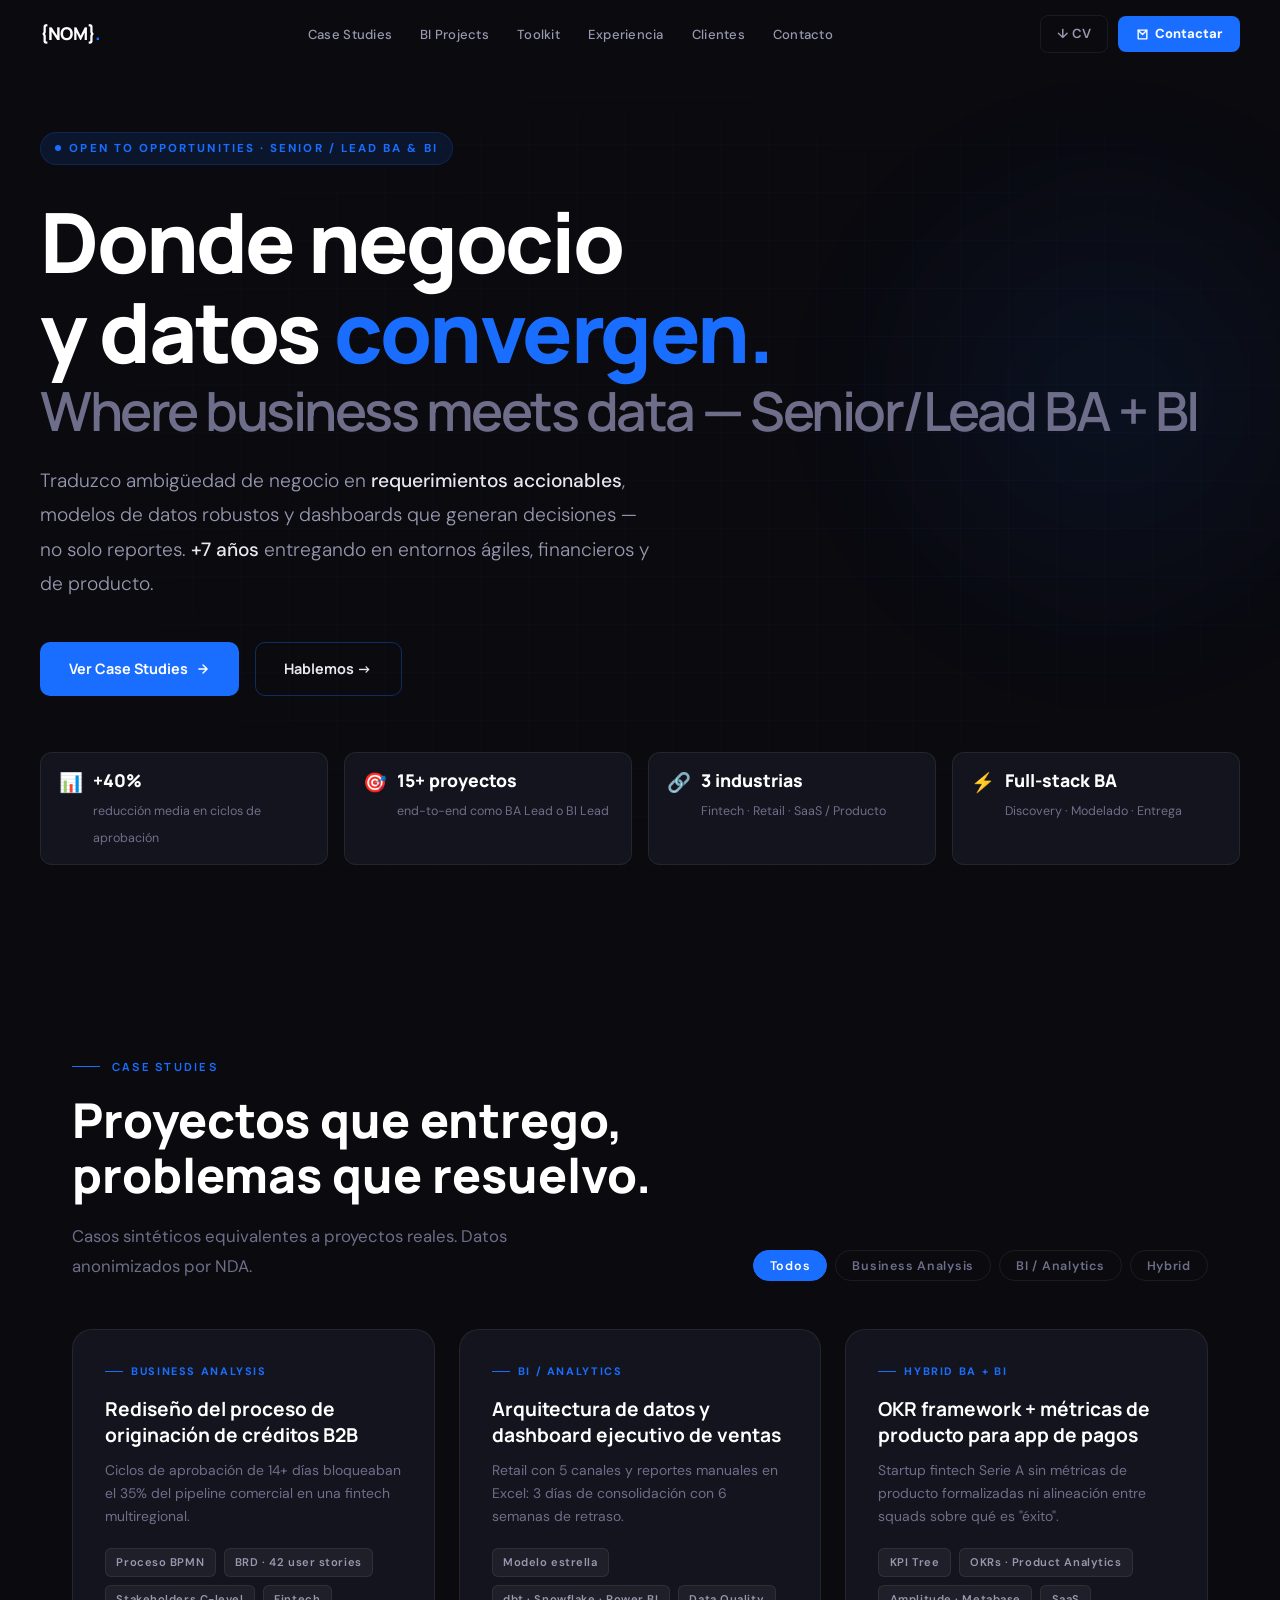
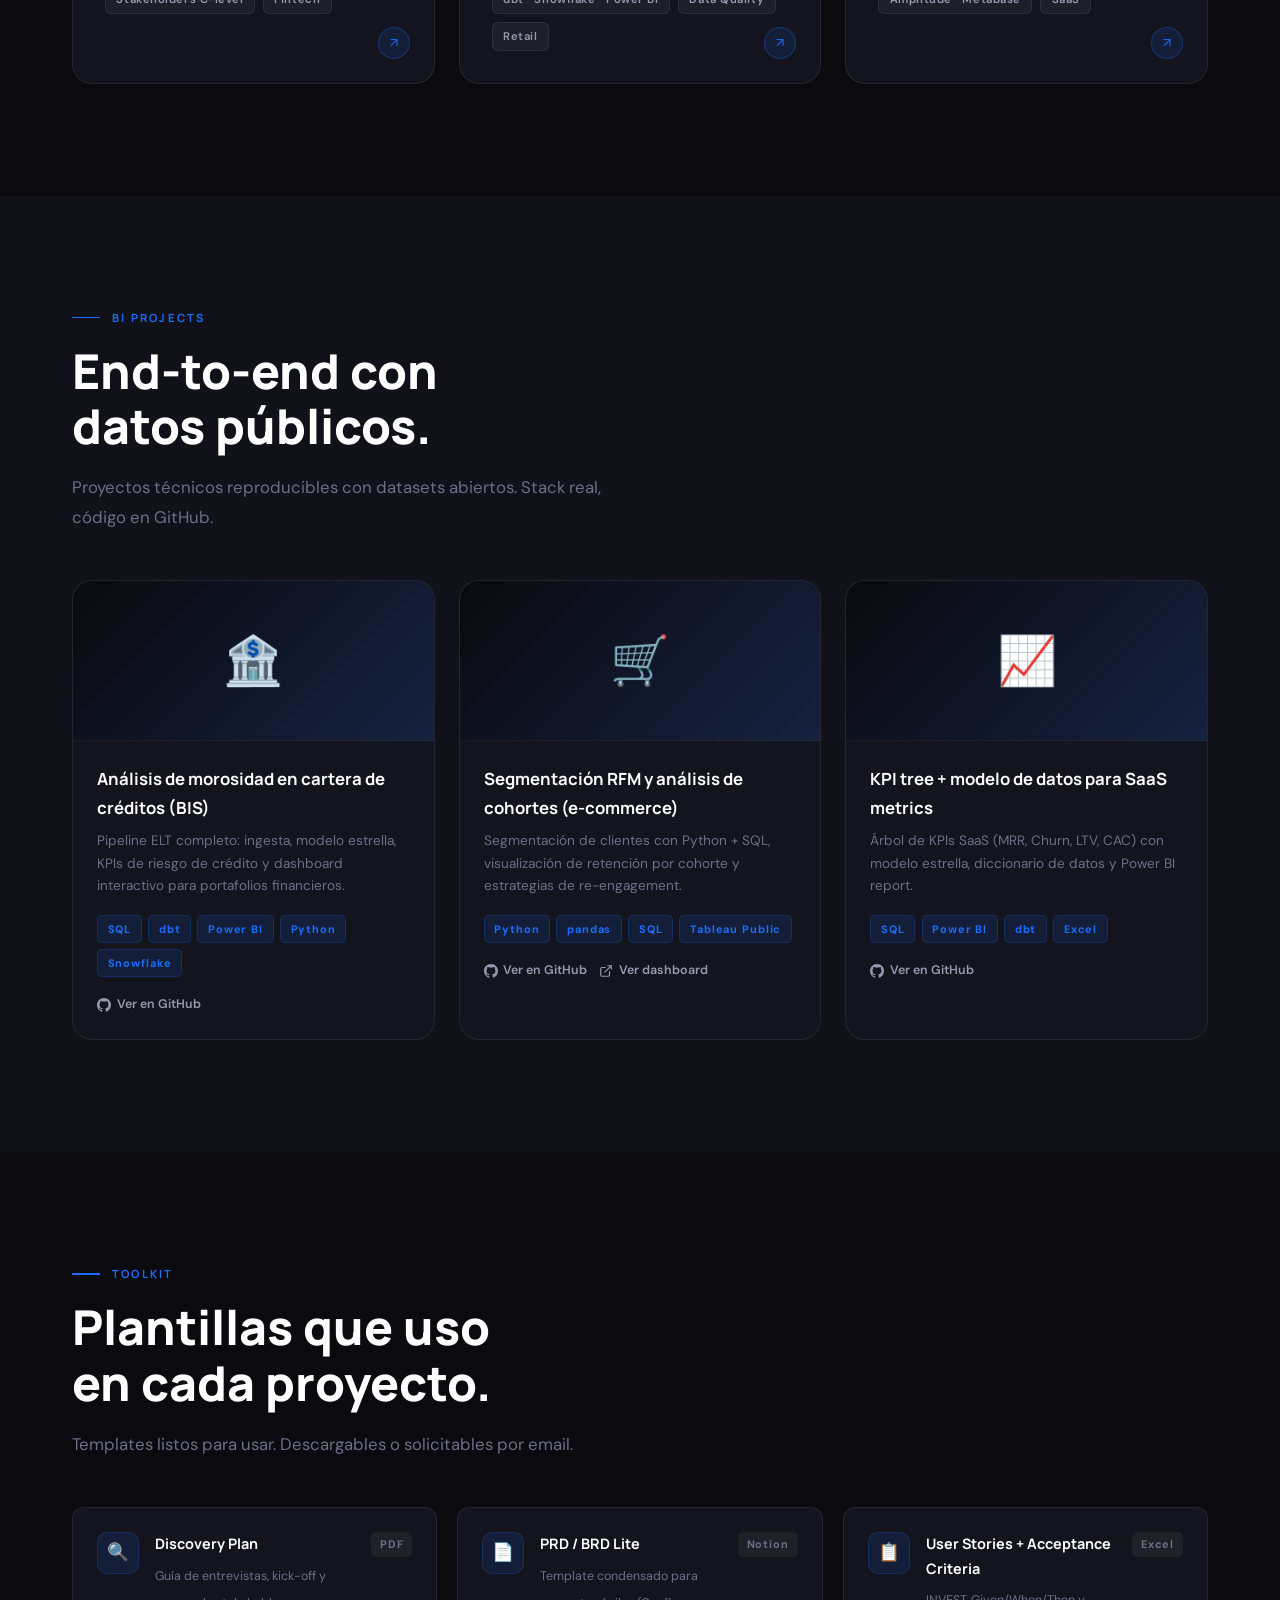
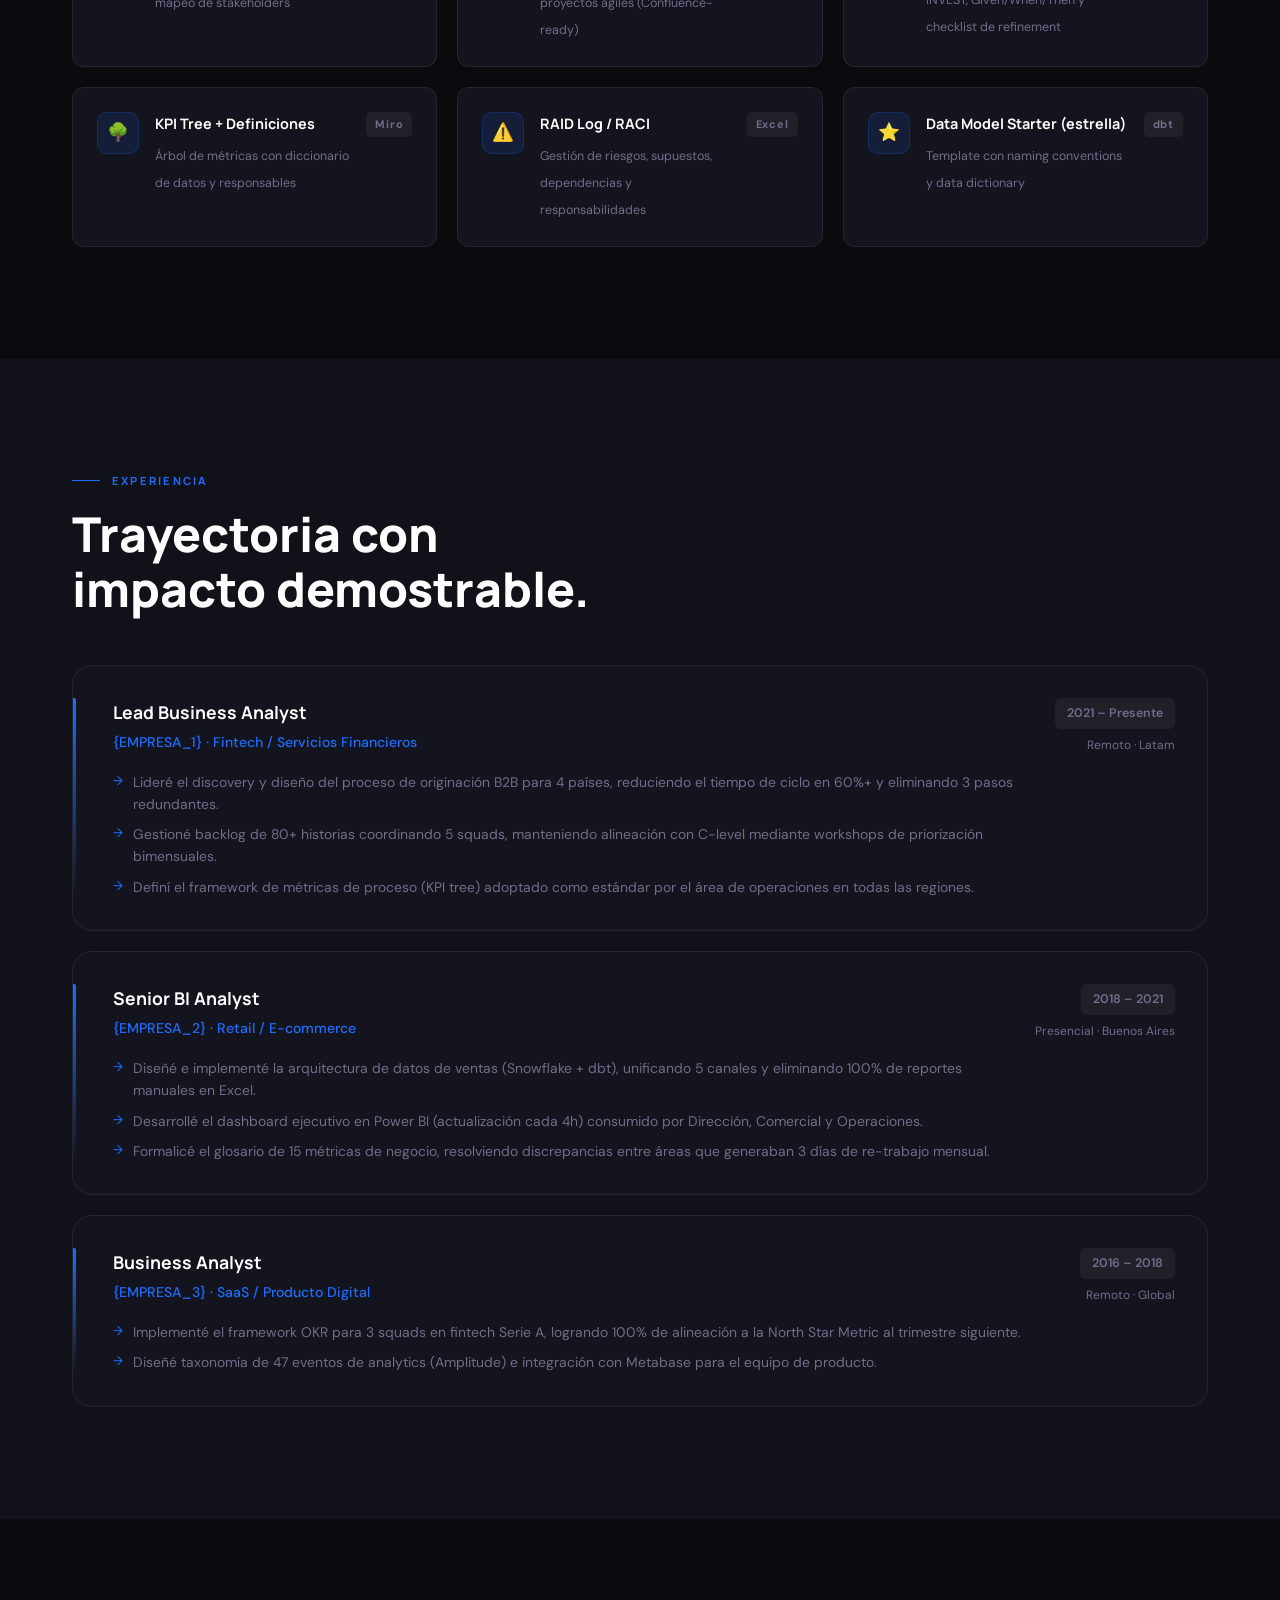
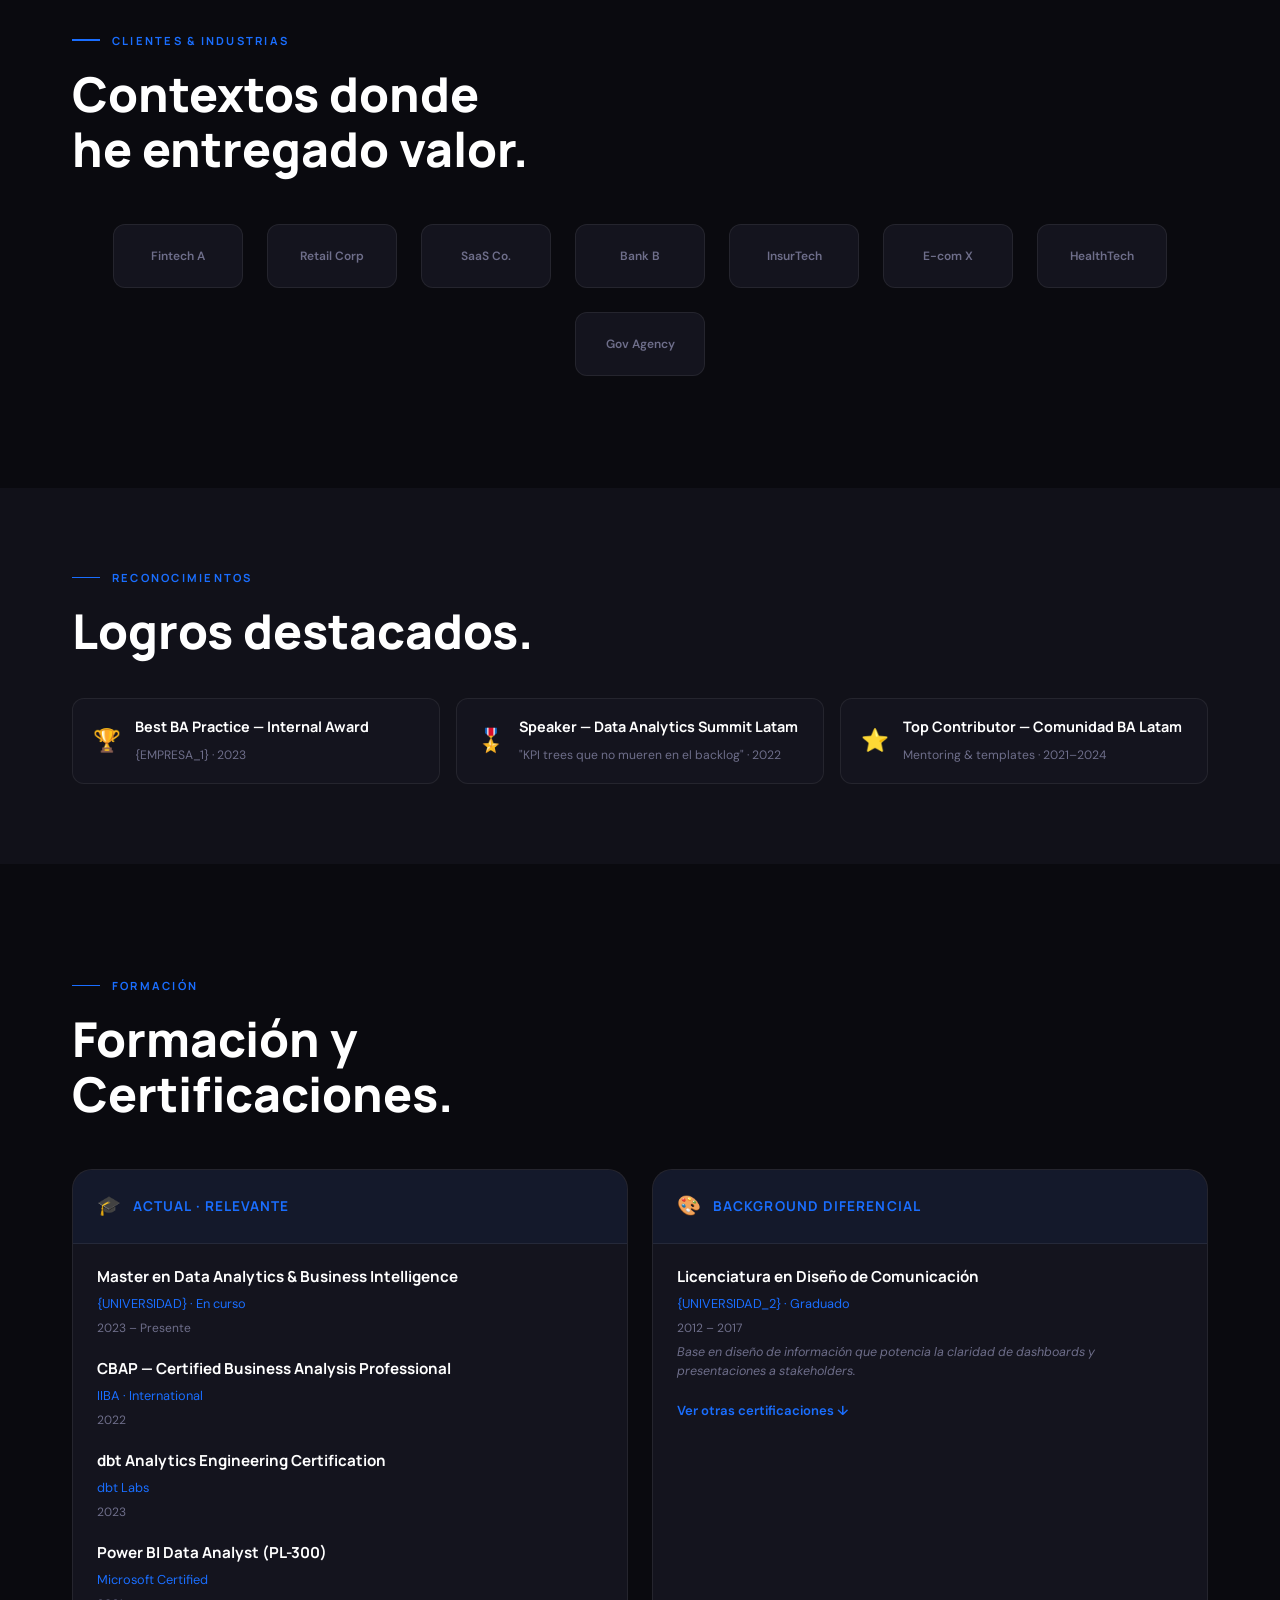
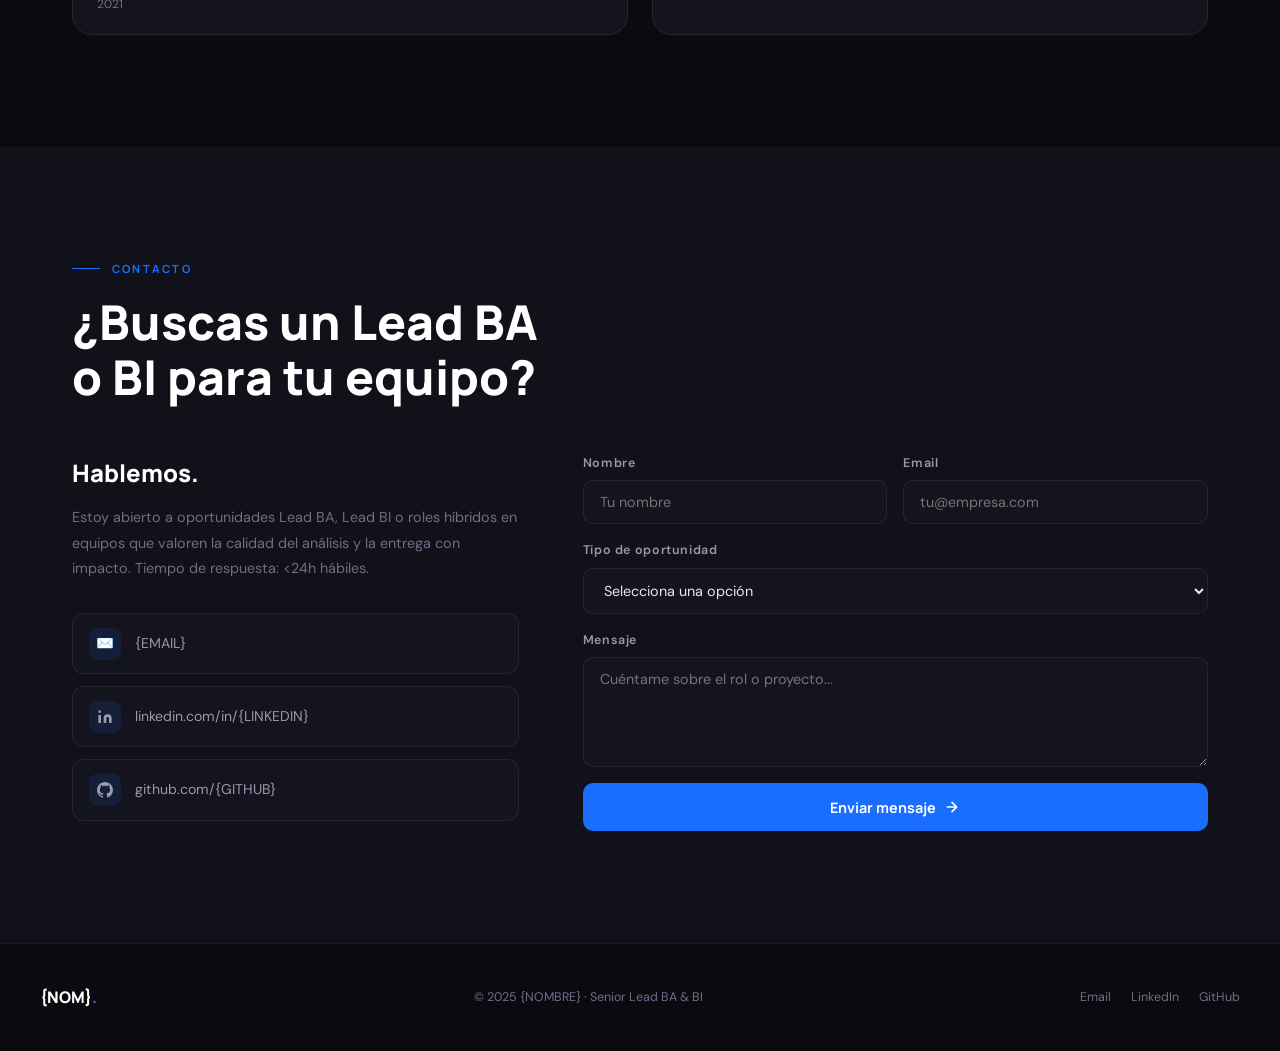
<file: index.html>
<!DOCTYPE html>
<html lang="es">
<head>
  <meta charset="UTF-8">
  <meta name="viewport" content="width=device-width, initial-scale=1.0">

  <!-- ── SEO ─────────────────────────────────── -->
  <title>{NOMBRE} — Senior Lead Business Analyst &amp; BI</title>
  <meta name="description" content="{NOMBRE} · Senior/Lead BA y BI Analytics. Traduzco negocio en datos, procesos y entregables que generan impacto medible. Disponible para roles Lead BA, Lead BI y posiciones híbridas.">
  <meta name="author" content="{NOMBRE}">

  <!-- ── Open Graph ───────────────────────────── -->
  <meta property="og:type"        content="website">
  <meta property="og:title"       content="{NOMBRE} — Senior Lead BA + BI">
  <meta property="og:description" content="Portfolio de Business Analysis y BI Analytics. Casos de estudio reales, stack técnico y propuesta de valor en 60 segundos.">
  <meta property="og:url"         content="https://{GITHUB}.github.io/portfolio/">
  <meta property="og:image"       content="assets/img/og-cover.png">

  <!-- ── JSON-LD ──────────────────────────────── -->
  <script type="application/ld+json">
  {
    "@context": "https://schema.org",
    "@type": "Person",
    "name": "{NOMBRE}",
    "jobTitle": "Senior/Lead Business Analyst & BI",
    "url": "https://{GITHUB}.github.io/portfolio/",
    "email": "mailto:{EMAIL}",
    "sameAs": [
      "https://linkedin.com/in/{LINKEDIN}",
      "https://github.com/{GITHUB}"
    ]
  }
  </script>

  <link rel="stylesheet" href="assets/css/styles.css">
</head>
<body>

<!-- ════════════════════════════════════════════
     NAVBAR
════════════════════════════════════════════ -->
<nav id="navbar" aria-label="Navegación principal">
  <div class="nav-inner">

    <a href="#hero" class="nav-logo">{NOM}<span>.</span></a>

    <ul class="nav-links">
      <li><a href="#case-studies">Case Studies</a></li>
      <li><a href="#bi-projects">BI Projects</a></li>
      <li><a href="#toolkit">Toolkit</a></li>
      <li><a href="#experience">Experiencia</a></li>
      <li><a href="#clients">Clientes</a></li>
      <li><a href="#contact">Contacto</a></li>
    </ul>

    <div class="nav-ctas">
      <a href="assets/img/{CV_PDF}" class="btn-ghost" download>↓ CV</a>
      <a href="#contact" class="btn-primary">
        <svg width="13" height="13" viewBox="0 0 24 24" fill="none" stroke="currentColor" stroke-width="2.5" stroke-linecap="round" stroke-linejoin="round"><path d="M4 4h16v16H4z"/><path d="M4 4l8 8 8-8"/></svg>
        Contactar
      </a>
    </div>

    <button class="nav-hamburger" aria-label="Abrir menú" aria-expanded="false">
      <span></span><span></span><span></span>
    </button>

  </div>
</nav>

<!-- Mobile nav -->
<div class="mobile-nav" aria-label="Menú móvil">
  <a href="#case-studies">Case Studies</a>
  <a href="#bi-projects">BI Projects</a>
  <a href="#toolkit">Toolkit</a>
  <a href="#experience">Experiencia</a>
  <a href="#clients">Clientes</a>
  <a href="#contact">Contacto</a>
  <div class="mobile-ctas">
    <a href="assets/img/{CV_PDF}" class="btn-ghost" download>↓ Descargar CV</a>
    <a href="#contact" class="btn-primary">Contactar</a>
  </div>
</div>


<!-- ════════════════════════════════════════════
     HERO
════════════════════════════════════════════ -->
<section id="hero">
  <div class="hero-bg-grid" aria-hidden="true"></div>
  <div class="hero-blob"    aria-hidden="true"></div>

  <div class="hero-inner">

    <div class="hero-tag anim">
      Open to opportunities · Senior / Lead BA &amp; BI
    </div>

    <h1 class="hero-headline anim anim-delay-1">
      Donde negocio<br>y datos <span class="accent">convergen.</span>
      <span class="line-muted">Where business meets data — Senior/Lead BA + BI</span>
    </h1>

    <p class="hero-sub anim anim-delay-2">
      Traduzco ambigüedad de negocio en <strong>requerimientos accionables</strong>,
      modelos de datos robustos y dashboards que generan decisiones — no solo reportes.
      <strong>+7 años</strong> entregando en entornos ágiles, financieros y de producto.
    </p>

    <div class="hero-ctas anim anim-delay-3">
      <a href="#case-studies" class="btn-hero btn-hero-primary">
        Ver Case Studies
        <svg width="14" height="14" viewBox="0 0 24 24" fill="none" stroke="currentColor" stroke-width="2.5" stroke-linecap="round" stroke-linejoin="round"><path d="M5 12h14M12 5l7 7-7 7"/></svg>
      </a>
      <a href="#contact" class="btn-hero btn-hero-secondary">Hablemos →</a>
    </div>

    <div class="hero-proof anim anim-delay-4">
      <div class="proof-item">
        <div class="proof-icon">📊</div>
        <div class="proof-text">
          <strong>+40%</strong>
          <span>reducción media en ciclos de aprobación</span>
        </div>
      </div>
      <div class="proof-item">
        <div class="proof-icon">🎯</div>
        <div class="proof-text">
          <strong>15+ proyectos</strong>
          <span>end-to-end como BA Lead o BI Lead</span>
        </div>
      </div>
      <div class="proof-item">
        <div class="proof-icon">🔗</div>
        <div class="proof-text">
          <strong>3 industrias</strong>
          <span>Fintech · Retail · SaaS / Producto</span>
        </div>
      </div>
      <div class="proof-item">
        <div class="proof-icon">⚡</div>
        <div class="proof-text">
          <strong>Full-stack BA</strong>
          <span>Discovery · Modelado · Entrega</span>
        </div>
      </div>
    </div>

  </div>
</section>


<!-- ════════════════════════════════════════════
     CASE STUDIES
════════════════════════════════════════════ -->
<section id="case-studies">
  <div class="container">

    <div class="cs-header">
      <div>
        <div class="section-label anim">Case Studies</div>
        <h2 class="section-title anim anim-delay-1">Proyectos que entrego,<br>problemas que resuelvo.</h2>
        <p class="section-sub anim anim-delay-2">Casos sintéticos equivalentes a proyectos reales. Datos anonimizados por NDA.</p>
      </div>
      <div class="filter-bar anim anim-delay-3" role="group" aria-label="Filtrar proyectos">
        <button class="filter-btn active" data-filter="all">Todos</button>
        <button class="filter-btn" data-filter="ba">Business Analysis</button>
        <button class="filter-btn" data-filter="bi">BI / Analytics</button>
        <button class="filter-btn" data-filter="hybrid">Hybrid</button>
      </div>
    </div>

    <div class="cs-grid">

      <!-- ── Card 1 — BA ── -->
      <article class="cs-card anim" data-type="ba" data-modal="cs-1">
        <div class="cs-card-type">Business Analysis</div>
        <h3 class="cs-card-title">Rediseño del proceso de originación de créditos B2B</h3>
        <p class="cs-card-problem">Ciclos de aprobación de 14+ días bloqueaban el 35% del pipeline comercial en una fintech multiregional.</p>
        <div class="cs-card-tags">
          <span class="tag">Proceso BPMN</span>
          <span class="tag">BRD · 42 user stories</span>
          <span class="tag">Stakeholders C-level</span>
          <span class="tag">Fintech</span>
        </div>
        <div class="cs-card-arrow" aria-hidden="true">↗</div>
      </article>

      <!-- ── Card 2 — BI ── -->
      <article class="cs-card anim anim-delay-1" data-type="bi" data-modal="cs-2">
        <div class="cs-card-type">BI / Analytics</div>
        <h3 class="cs-card-title">Arquitectura de datos y dashboard ejecutivo de ventas</h3>
        <p class="cs-card-problem">Retail con 5 canales y reportes manuales en Excel: 3 días de consolidación con 6 semanas de retraso.</p>
        <div class="cs-card-tags">
          <span class="tag">Modelo estrella</span>
          <span class="tag">dbt · Snowflake · Power BI</span>
          <span class="tag">Data Quality</span>
          <span class="tag">Retail</span>
        </div>
        <div class="cs-card-arrow" aria-hidden="true">↗</div>
      </article>

      <!-- ── Card 3 — Hybrid ── -->
      <article class="cs-card anim anim-delay-2" data-type="hybrid" data-modal="cs-3">
        <div class="cs-card-type">Hybrid BA + BI</div>
        <h3 class="cs-card-title">OKR framework + métricas de producto para app de pagos</h3>
        <p class="cs-card-problem">Startup fintech Serie A sin métricas de producto formalizadas ni alineación entre squads sobre qué es "éxito".</p>
        <div class="cs-card-tags">
          <span class="tag">KPI Tree</span>
          <span class="tag">OKRs · Product Analytics</span>
          <span class="tag">Amplitude · Metabase</span>
          <span class="tag">SaaS</span>
        </div>
        <div class="cs-card-arrow" aria-hidden="true">↗</div>
      </article>

    </div>
  </div>
</section>


<!-- ════════════════════════════════════════════
     BI PROJECTS
════════════════════════════════════════════ -->
<section id="bi-projects">
  <div class="container">

    <div class="section-label anim">BI Projects</div>
    <h2 class="section-title anim anim-delay-1">End-to-end con<br>datos públicos.</h2>
    <p class="section-sub anim anim-delay-2">Proyectos técnicos reproducibles con datasets abiertos. Stack real, código en GitHub.</p>

    <div class="bi-grid">

      <!-- ── BI Project 1 ── -->
      <article class="bi-card anim anim-delay-1">
        <div class="bi-card-preview">
          <!-- Reemplazar con: <img src="assets/img/bi-project-1.png" alt="Dashboard morosidad" loading="lazy"> -->
          <span>🏦</span>
          <div class="chart-bars" aria-hidden="true">
            <div class="bar" style="height:55%"></div>
            <div class="bar" style="height:80%"></div>
            <div class="bar" style="height:45%"></div>
            <div class="bar" style="height:90%"></div>
            <div class="bar" style="height:65%"></div>
            <div class="bar" style="height:75%"></div>
          </div>
        </div>
        <div class="bi-card-body">
          <h3 class="bi-card-title">Análisis de morosidad en cartera de créditos (BIS)</h3>
          <p class="bi-card-desc">Pipeline ELT completo: ingesta, modelo estrella, KPIs de riesgo de crédito y dashboard interactivo para portafolios financieros.</p>
          <div class="bi-stack">
            <span class="stack-tag">SQL</span>
            <span class="stack-tag">dbt</span>
            <span class="stack-tag">Power BI</span>
            <span class="stack-tag">Python</span>
            <span class="stack-tag">Snowflake</span>
          </div>
          <div class="bi-links">
            <a href="https://github.com/{GITHUB}/bi-credit-analysis" class="bi-link" target="_blank" rel="noopener">
              <svg width="14" height="14" viewBox="0 0 24 24" fill="currentColor"><path d="M12 0C5.37 0 0 5.37 0 12c0 5.3 3.44 9.8 8.2 11.38.6.11.82-.26.82-.58v-2.03c-3.34.72-4.04-1.61-4.04-1.61-.54-1.38-1.33-1.75-1.33-1.75-1.09-.74.08-.73.08-.73 1.2.08 1.83 1.23 1.83 1.23 1.07 1.83 2.8 1.3 3.49 1 .11-.78.42-1.3.76-1.6-2.67-.3-5.47-1.33-5.47-5.93 0-1.31.47-2.38 1.24-3.22-.14-.3-.54-1.52.1-3.18 0 0 1.01-.32 3.3 1.23a11.5 11.5 0 0 1 3-.4c1.02 0 2.04.14 3 .4 2.28-1.55 3.29-1.23 3.29-1.23.64 1.66.24 2.88.12 3.18.77.84 1.23 1.91 1.23 3.22 0 4.61-2.81 5.63-5.48 5.92.43.37.81 1.1.81 2.22v3.29c0 .32.22.7.83.58C20.57 21.8 24 17.3 24 12c0-6.63-5.37-12-12-12z"/></svg>
              Ver en GitHub
            </a>
          </div>
        </div>
      </article>

      <!-- ── BI Project 2 ── -->
      <article class="bi-card anim anim-delay-2">
        <div class="bi-card-preview">
          <!-- Reemplazar con: <img src="assets/img/bi-project-2.png" alt="Segmentación RFM" loading="lazy"> -->
          <span>🛒</span>
          <div class="chart-bars" aria-hidden="true">
            <div class="bar" style="height:40%"></div>
            <div class="bar" style="height:70%"></div>
            <div class="bar" style="height:55%"></div>
            <div class="bar" style="height:85%"></div>
            <div class="bar" style="height:60%"></div>
            <div class="bar" style="height:95%"></div>
          </div>
        </div>
        <div class="bi-card-body">
          <h3 class="bi-card-title">Segmentación RFM y análisis de cohortes (e-commerce)</h3>
          <p class="bi-card-desc">Segmentación de clientes con Python + SQL, visualización de retención por cohorte y estrategias de re-engagement.</p>
          <div class="bi-stack">
            <span class="stack-tag">Python</span>
            <span class="stack-tag">pandas</span>
            <span class="stack-tag">SQL</span>
            <span class="stack-tag">Tableau Public</span>
          </div>
          <div class="bi-links">
            <a href="https://github.com/{GITHUB}/rfm-cohorts" class="bi-link" target="_blank" rel="noopener">
              <svg width="14" height="14" viewBox="0 0 24 24" fill="currentColor"><path d="M12 0C5.37 0 0 5.37 0 12c0 5.3 3.44 9.8 8.2 11.38.6.11.82-.26.82-.58v-2.03c-3.34.72-4.04-1.61-4.04-1.61-.54-1.38-1.33-1.75-1.33-1.75-1.09-.74.08-.73.08-.73 1.2.08 1.83 1.23 1.83 1.23 1.07 1.83 2.8 1.3 3.49 1 .11-.78.42-1.3.76-1.6-2.67-.3-5.47-1.33-5.47-5.93 0-1.31.47-2.38 1.24-3.22-.14-.3-.54-1.52.1-3.18 0 0 1.01-.32 3.3 1.23a11.5 11.5 0 0 1 3-.4c1.02 0 2.04.14 3 .4 2.28-1.55 3.29-1.23 3.29-1.23.64 1.66.24 2.88.12 3.18.77.84 1.23 1.91 1.23 3.22 0 4.61-2.81 5.63-5.48 5.92.43.37.81 1.1.81 2.22v3.29c0 .32.22.7.83.58C20.57 21.8 24 17.3 24 12c0-6.63-5.37-12-12-12z"/></svg>
              Ver en GitHub
            </a>
            <a href="#" class="bi-link" target="_blank" rel="noopener">
              <svg width="14" height="14" viewBox="0 0 24 24" fill="none" stroke="currentColor" stroke-width="2" stroke-linecap="round" stroke-linejoin="round"><path d="M18 13v6a2 2 0 0 1-2 2H5a2 2 0 0 1-2-2V8a2 2 0 0 1 2-2h6"/><polyline points="15 3 21 3 21 9"/><line x1="10" y1="14" x2="21" y2="3"/></svg>
              Ver dashboard
            </a>
          </div>
        </div>
      </article>

      <!-- ── BI Project 3 ── -->
      <article class="bi-card anim anim-delay-3">
        <div class="bi-card-preview">
          <!-- Reemplazar con: <img src="assets/img/bi-project-3.png" alt="SaaS KPI tree" loading="lazy"> -->
          <span>📈</span>
          <div class="chart-bars" aria-hidden="true">
            <div class="bar" style="height:60%"></div>
            <div class="bar" style="height:45%"></div>
            <div class="bar" style="height:75%"></div>
            <div class="bar" style="height:50%"></div>
            <div class="bar" style="height:88%"></div>
            <div class="bar" style="height:70%"></div>
          </div>
        </div>
        <div class="bi-card-body">
          <h3 class="bi-card-title">KPI tree + modelo de datos para SaaS metrics</h3>
          <p class="bi-card-desc">Árbol de KPIs SaaS (MRR, Churn, LTV, CAC) con modelo estrella, diccionario de datos y Power BI report.</p>
          <div class="bi-stack">
            <span class="stack-tag">SQL</span>
            <span class="stack-tag">Power BI</span>
            <span class="stack-tag">dbt</span>
            <span class="stack-tag">Excel</span>
          </div>
          <div class="bi-links">
            <a href="https://github.com/{GITHUB}/saas-kpi-model" class="bi-link" target="_blank" rel="noopener">
              <svg width="14" height="14" viewBox="0 0 24 24" fill="currentColor"><path d="M12 0C5.37 0 0 5.37 0 12c0 5.3 3.44 9.8 8.2 11.38.6.11.82-.26.82-.58v-2.03c-3.34.72-4.04-1.61-4.04-1.61-.54-1.38-1.33-1.75-1.33-1.75-1.09-.74.08-.73.08-.73 1.2.08 1.83 1.23 1.83 1.23 1.07 1.83 2.8 1.3 3.49 1 .11-.78.42-1.3.76-1.6-2.67-.3-5.47-1.33-5.47-5.93 0-1.31.47-2.38 1.24-3.22-.14-.3-.54-1.52.1-3.18 0 0 1.01-.32 3.3 1.23a11.5 11.5 0 0 1 3-.4c1.02 0 2.04.14 3 .4 2.28-1.55 3.29-1.23 3.29-1.23.64 1.66.24 2.88.12 3.18.77.84 1.23 1.91 1.23 3.22 0 4.61-2.81 5.63-5.48 5.92.43.37.81 1.1.81 2.22v3.29c0 .32.22.7.83.58C20.57 21.8 24 17.3 24 12c0-6.63-5.37-12-12-12z"/></svg>
              Ver en GitHub
            </a>
          </div>
        </div>
      </article>

    </div>
  </div>
</section>


<!-- ════════════════════════════════════════════
     TOOLKIT
════════════════════════════════════════════ -->
<section id="toolkit">
  <div class="container">

    <div class="section-label anim">Toolkit</div>
    <h2 class="section-title anim anim-delay-1">Plantillas que uso<br>en cada proyecto.</h2>
    <p class="section-sub anim anim-delay-2">Templates listos para usar. Descargables o solicitables por email.</p>

    <div class="toolkit-grid">

      <div class="toolkit-item anim anim-delay-1" tabindex="0" role="button">
        <div class="toolkit-icon">🔍</div>
        <div class="toolkit-info">
          <strong>Discovery Plan</strong>
          <span>Guía de entrevistas, kick-off y mapeo de stakeholders</span>
        </div>
        <span class="download-badge">PDF</span>
      </div>

      <div class="toolkit-item anim anim-delay-2" tabindex="0" role="button">
        <div class="toolkit-icon">📄</div>
        <div class="toolkit-info">
          <strong>PRD / BRD Lite</strong>
          <span>Template condensado para proyectos ágiles (Confluence-ready)</span>
        </div>
        <span class="download-badge">Notion</span>
      </div>

      <div class="toolkit-item anim anim-delay-3" tabindex="0" role="button">
        <div class="toolkit-icon">📋</div>
        <div class="toolkit-info">
          <strong>User Stories + Acceptance Criteria</strong>
          <span>INVEST, Given/When/Then y checklist de refinement</span>
        </div>
        <span class="download-badge">Excel</span>
      </div>

      <div class="toolkit-item anim anim-delay-1" tabindex="0" role="button">
        <div class="toolkit-icon">🌳</div>
        <div class="toolkit-info">
          <strong>KPI Tree + Definiciones</strong>
          <span>Árbol de métricas con diccionario de datos y responsables</span>
        </div>
        <span class="download-badge">Miro</span>
      </div>

      <div class="toolkit-item anim anim-delay-2" tabindex="0" role="button">
        <div class="toolkit-icon">⚠️</div>
        <div class="toolkit-info">
          <strong>RAID Log / RACI</strong>
          <span>Gestión de riesgos, supuestos, dependencias y responsabilidades</span>
        </div>
        <span class="download-badge">Excel</span>
      </div>

      <div class="toolkit-item anim anim-delay-3" tabindex="0" role="button">
        <div class="toolkit-icon">⭐</div>
        <div class="toolkit-info">
          <strong>Data Model Starter (estrella)</strong>
          <span>Template con naming conventions y data dictionary</span>
        </div>
        <span class="download-badge">dbt</span>
      </div>

    </div>
  </div>
</section>


<!-- ════════════════════════════════════════════
     EXPERIENCE
════════════════════════════════════════════ -->
<section id="experience">
  <div class="container">

    <div class="section-label anim">Experiencia</div>
    <h2 class="section-title anim anim-delay-1">Trayectoria con<br>impacto demostrable.</h2>

    <div class="exp-list">

      <article class="exp-card anim anim-delay-1">
        <div>
          <div class="exp-role">Lead Business Analyst</div>
          <div class="exp-company">{EMPRESA_1} · Fintech / Servicios Financieros</div>
          <ul class="exp-bullets">
            <li class="exp-bullet">Lideré el discovery y diseño del proceso de originación B2B para 4 países, reduciendo el tiempo de ciclo en 60%+ y eliminando 3 pasos redundantes.</li>
            <li class="exp-bullet">Gestioné backlog de 80+ historias coordinando 5 squads, manteniendo alineación con C-level mediante workshops de priorización bimensuales.</li>
            <li class="exp-bullet">Definí el framework de métricas de proceso (KPI tree) adoptado como estándar por el área de operaciones en todas las regiones.</li>
          </ul>
        </div>
        <div class="exp-meta">
          <span class="exp-period">2021 – Presente</span>
          <div class="exp-location">Remoto · Latam</div>
        </div>
      </article>

      <article class="exp-card anim anim-delay-2">
        <div>
          <div class="exp-role">Senior BI Analyst</div>
          <div class="exp-company">{EMPRESA_2} · Retail / E-commerce</div>
          <ul class="exp-bullets">
            <li class="exp-bullet">Diseñé e implementé la arquitectura de datos de ventas (Snowflake + dbt), unificando 5 canales y eliminando 100% de reportes manuales en Excel.</li>
            <li class="exp-bullet">Desarrollé el dashboard ejecutivo en Power BI (actualización cada 4h) consumido por Dirección, Comercial y Operaciones.</li>
            <li class="exp-bullet">Formalicé el glosario de 15 métricas de negocio, resolviendo discrepancias entre áreas que generaban 3 días de re-trabajo mensual.</li>
          </ul>
        </div>
        <div class="exp-meta">
          <span class="exp-period">2018 – 2021</span>
          <div class="exp-location">Presencial · Buenos Aires</div>
        </div>
      </article>

      <article class="exp-card anim anim-delay-3">
        <div>
          <div class="exp-role">Business Analyst</div>
          <div class="exp-company">{EMPRESA_3} · SaaS / Producto Digital</div>
          <ul class="exp-bullets">
            <li class="exp-bullet">Implementé el framework OKR para 3 squads en fintech Serie A, logrando 100% de alineación a la North Star Metric al trimestre siguiente.</li>
            <li class="exp-bullet">Diseñé taxonomía de 47 eventos de analytics (Amplitude) e integración con Metabase para el equipo de producto.</li>
          </ul>
        </div>
        <div class="exp-meta">
          <span class="exp-period">2016 – 2018</span>
          <div class="exp-location">Remoto · Global</div>
        </div>
      </article>

    </div>
  </div>
</section>


<!-- ════════════════════════════════════════════
     CLIENTS
════════════════════════════════════════════ -->
<section id="clients">
  <div class="container">

    <div class="section-label anim">Clientes &amp; Industrias</div>
    <h2 class="section-title anim anim-delay-1">Contextos donde<br>he entregado valor.</h2>

    <!--
      Para usar logos reales:
      <div class="client-logo anim">
        <img src="assets/img/logos/empresa-a.svg" alt="Empresa A" loading="lazy">
      </div>
    -->
    <div class="clients-grid">
      <div class="client-logo anim anim-delay-1">Fintech A</div>
      <div class="client-logo anim anim-delay-2">Retail Corp</div>
      <div class="client-logo anim anim-delay-3">SaaS Co.</div>
      <div class="client-logo anim anim-delay-1">Bank B</div>
      <div class="client-logo anim anim-delay-2">InsurTech</div>
      <div class="client-logo anim anim-delay-3">E-com X</div>
      <div class="client-logo anim anim-delay-1">HealthTech</div>
      <div class="client-logo anim anim-delay-2">Gov Agency</div>
    </div>

  </div>
</section>


<!-- ════════════════════════════════════════════
     AWARDS
════════════════════════════════════════════ -->
<section id="awards">
  <div class="container">

    <div class="section-label anim">Reconocimientos</div>
    <h2 class="section-title anim anim-delay-1">Logros destacados.</h2>

    <div class="awards-list">
      <div class="award-item anim anim-delay-1">
        <div class="award-icon">🏆</div>
        <div class="award-info">
          <strong>Best BA Practice — Internal Award</strong>
          <span>{EMPRESA_1} · 2023</span>
        </div>
      </div>
      <div class="award-item anim anim-delay-2">
        <div class="award-icon">🎖️</div>
        <div class="award-info">
          <strong>Speaker — Data Analytics Summit Latam</strong>
          <span>"KPI trees que no mueren en el backlog" · 2022</span>
        </div>
      </div>
      <div class="award-item anim anim-delay-3">
        <div class="award-icon">⭐</div>
        <div class="award-info">
          <strong>Top Contributor — Comunidad BA Latam</strong>
          <span>Mentoring &amp; templates · 2021–2024</span>
        </div>
      </div>
    </div>

  </div>
</section>


<!-- ════════════════════════════════════════════
     EDUCATION
════════════════════════════════════════════ -->
<section id="education">
  <div class="container">

    <div class="section-label anim">Formación</div>
    <h2 class="section-title anim anim-delay-1">Formación y<br>Certificaciones.</h2>

    <div class="edu-grid anim anim-delay-2">

      <div class="edu-block">
        <div class="edu-block-header">
          <span class="edu-icon">🎓</span>
          <strong>Actual · Relevante</strong>
        </div>
        <div class="edu-items">
          <div>
            <div class="edu-item-title">Master en Data Analytics &amp; Business Intelligence</div>
            <div class="edu-item-inst">{UNIVERSIDAD} · En curso</div>
            <div class="edu-item-year">2023 – Presente</div>
          </div>
          <div>
            <div class="edu-item-title">CBAP — Certified Business Analysis Professional</div>
            <div class="edu-item-inst">IIBA · International</div>
            <div class="edu-item-year">2022</div>
          </div>
          <div>
            <div class="edu-item-title">dbt Analytics Engineering Certification</div>
            <div class="edu-item-inst">dbt Labs</div>
            <div class="edu-item-year">2023</div>
          </div>
          <div>
            <div class="edu-item-title">Power BI Data Analyst (PL-300)</div>
            <div class="edu-item-inst">Microsoft Certified</div>
            <div class="edu-item-year">2021</div>
          </div>
        </div>
      </div>

      <div class="edu-block">
        <div class="edu-block-header">
          <span class="edu-icon">🎨</span>
          <strong>Background diferencial</strong>
        </div>
        <div class="edu-items">
          <div>
            <div class="edu-item-title">Licenciatura en Diseño de Comunicación</div>
            <div class="edu-item-inst">{UNIVERSIDAD_2} · Graduado</div>
            <div class="edu-item-year">2012 – 2017</div>
            <div class="edu-item-note">Base en diseño de información que potencia la claridad de dashboards y presentaciones a stakeholders.</div>
          </div>
        </div>
        <button class="edu-expand-btn" id="eduExpandBtn" aria-expanded="false">
          Ver otras certificaciones ↓
        </button>
        <div class="edu-collapsible" id="eduCollapsible">
          <div class="edu-items">
            <div>
              <div class="edu-item-title">Agile Product Management</div>
              <div class="edu-item-inst">Product School Online</div>
              <div class="edu-item-year">2020</div>
            </div>
            <div>
              <div class="edu-item-title">SQL for Data Science</div>
              <div class="edu-item-inst">Coursera / UC Davis</div>
              <div class="edu-item-year">2019</div>
            </div>
          </div>
        </div>
      </div>

    </div>
  </div>
</section>


<!-- ════════════════════════════════════════════
     CONTACT
════════════════════════════════════════════ -->
<section id="contact">
  <div class="container">

    <div class="section-label anim">Contacto</div>
    <h2 class="section-title anim anim-delay-1">¿Buscas un Lead BA<br>o BI para tu equipo?</h2>

    <div class="contact-wrapper">

      <div class="anim anim-delay-2">
        <p class="contact-info-title">Hablemos.</p>
        <p class="contact-info-sub">
          Estoy abierto a oportunidades Lead BA, Lead BI o roles híbridos en equipos que valoren la calidad del análisis y la entrega con impacto.
          Tiempo de respuesta: &lt;24h hábiles.
        </p>
        <div class="contact-links">
          <a href="mailto:{EMAIL}" class="contact-link">
            <div class="contact-link-icon">✉️</div>
            {EMAIL}
          </a>
          <a href="https://linkedin.com/in/{LINKEDIN}" class="contact-link" target="_blank" rel="noopener">
            <div class="contact-link-icon">
              <svg width="16" height="16" viewBox="0 0 24 24" fill="currentColor"><path d="M16 8a6 6 0 0 1 6 6v7h-4v-7a2 2 0 0 0-4 0v7h-4v-7a6 6 0 0 1 6-6zM2 9h4v12H2z"/><circle cx="4" cy="4" r="2"/></svg>
            </div>
            linkedin.com/in/{LINKEDIN}
          </a>
          <a href="https://github.com/{GITHUB}" class="contact-link" target="_blank" rel="noopener">
            <div class="contact-link-icon">
              <svg width="16" height="16" viewBox="0 0 24 24" fill="currentColor"><path d="M12 0C5.37 0 0 5.37 0 12c0 5.3 3.44 9.8 8.2 11.38.6.11.82-.26.82-.58v-2.03c-3.34.72-4.04-1.61-4.04-1.61-.54-1.38-1.33-1.75-1.33-1.75-1.09-.74.08-.73.08-.73 1.2.08 1.83 1.23 1.83 1.23 1.07 1.83 2.8 1.3 3.49 1 .11-.78.42-1.3.76-1.6-2.67-.3-5.47-1.33-5.47-5.93 0-1.31.47-2.38 1.24-3.22-.14-.3-.54-1.52.1-3.18 0 0 1.01-.32 3.3 1.23a11.5 11.5 0 0 1 3-.4c1.02 0 2.04.14 3 .4 2.28-1.55 3.29-1.23 3.29-1.23.64 1.66.24 2.88.12 3.18.77.84 1.23 1.91 1.23 3.22 0 4.61-2.81 5.63-5.48 5.92.43.37.81 1.1.81 2.22v3.29c0 .32.22.7.83.58C20.57 21.8 24 17.3 24 12c0-6.63-5.37-12-12-12z"/></svg>
            </div>
            github.com/{GITHUB}
          </a>
        </div>
      </div>

      <div class="anim anim-delay-3">
        <form class="contact-form" id="contactForm" novalidate>
          <div class="form-row">
            <div class="form-group">
              <label for="contact-name">Nombre</label>
              <input type="text" id="contact-name" name="name" placeholder="Tu nombre" required autocomplete="name">
            </div>
            <div class="form-group">
              <label for="contact-email">Email</label>
              <input type="email" id="contact-email" name="email" placeholder="tu@empresa.com" required autocomplete="email">
            </div>
          </div>
          <div class="form-group">
            <label for="contact-type">Tipo de oportunidad</label>
            <select id="contact-type" name="type">
              <option value="">Selecciona una opción</option>
              <option value="lead-ba">Lead BA</option>
              <option value="lead-bi">Lead BI</option>
              <option value="hybrid">Rol híbrido BA + BI</option>
              <option value="freelance">Proyecto freelance</option>
              <option value="other">Otro</option>
            </select>
          </div>
          <div class="form-group">
            <label for="contact-message">Mensaje</label>
            <textarea id="contact-message" name="message" placeholder="Cuéntame sobre el rol o proyecto..." required></textarea>
          </div>
          <button type="submit" class="btn-submit">
            Enviar mensaje
            <svg width="16" height="16" viewBox="0 0 24 24" fill="none" stroke="currentColor" stroke-width="2.5" stroke-linecap="round" stroke-linejoin="round"><path d="M5 12h14M12 5l7 7-7 7"/></svg>
          </button>
        </form>
        <div class="form-success" id="formSuccess" role="alert">
          ✅ ¡Mensaje enviado! Te respondo en menos de 24h hábiles.
        </div>
      </div>

    </div>
  </div>
</section>


<!-- ════════════════════════════════════════════
     FOOTER
════════════════════════════════════════════ -->
<footer>
  <div class="footer-inner">
    <div class="footer-logo">{NOM}<span>.</span></div>
    <p class="footer-copy">© 2025 {NOMBRE} · Senior Lead BA &amp; BI</p>
    <div class="footer-links">
      <a href="mailto:{EMAIL}">Email</a>
      <a href="https://linkedin.com/in/{LINKEDIN}" target="_blank" rel="noopener">LinkedIn</a>
      <a href="https://github.com/{GITHUB}" target="_blank" rel="noopener">GitHub</a>
    </div>
  </div>
</footer>


<!-- ════════════════════════════════════════════
     MODAL / DRAWER
════════════════════════════════════════════ -->
<div class="modal-overlay" id="modalOverlay" role="dialog" aria-modal="true" aria-labelledby="modalTitle">
  <div class="modal-drawer" id="modalDrawer">
    <div class="modal-handle" aria-hidden="true"></div>
    <div class="modal-header">
      <div class="modal-type"  id="modalType"></div>
      <h2  class="modal-title" id="modalTitle"></h2>
      <button class="modal-close" id="modalClose" aria-label="Cerrar">✕</button>
    </div>
    <div class="modal-body" id="modalBody"></div>
  </div>
</div>


<script src="assets/js/main.js"></script>
</body>
</html>
</file>
<file: assets/css/styles.css>
/* ============================================
   PORTFOLIO — Senior/Lead BA + BI
   Manrope (display) + DM Sans (body)
   Accent: #1A6EFF
   ============================================ */

@import url('https://fonts.googleapis.com/css2?family=Manrope:wght@400;500;600;700;800&family=DM+Sans:ital,opsz,wght@0,9..40,300;0,9..40,400;0,9..40,500;1,9..40,300&display=swap');

/* ── Variables ──────────────────────────────── */
:root {
  --accent:      #1A6EFF;
  --accent-dim:  #0f4fc2;
  --accent-glow: rgba(26,110,255,0.12);
  --bg:          #0a0a0f;
  --bg-2:        #111119;
  --bg-card:     #14141e;
  --border:      rgba(255,255,255,0.07);
  --border-h:    rgba(26,110,255,0.35);
  --text:        #e8e8f0;
  --text-muted:  #6e6e8a;
  --text-dim:    #9898b0;
  --white:       #ffffff;
  --font-display: 'Manrope', sans-serif;
  --font-body:    'DM Sans', sans-serif;
  --radius:      12px;
  --radius-lg:   20px;
  --nav-h:       68px;
  --transition:  0.3s cubic-bezier(0.4,0,0.2,1);
}

/* ── Reset ──────────────────────────────────── */
*, *::before, *::after { box-sizing: border-box; margin: 0; padding: 0; }
html { scroll-behavior: smooth; font-size: 16px; }
body {
  font-family: var(--font-body);
  background: var(--bg);
  color: var(--text);
  line-height: 1.7;
  -webkit-font-smoothing: antialiased;
  overflow-x: hidden;
}
img { max-width: 100%; display: block; }
a { color: inherit; text-decoration: none; }
ul { list-style: none; }
button { cursor: pointer; font-family: inherit; border: none; background: none; }

/* ── Scrollbar ──────────────────────────────── */
::-webkit-scrollbar { width: 4px; }
::-webkit-scrollbar-track { background: var(--bg); }
::-webkit-scrollbar-thumb { background: var(--accent); border-radius: 4px; }

/* ── Utility ────────────────────────────────── */
.container { max-width: 1200px; margin: 0 auto; padding: 0 2rem; }

.section-label {
  font-family: var(--font-display);
  font-size: 0.7rem; font-weight: 700;
  letter-spacing: 0.2em; text-transform: uppercase;
  color: var(--accent); margin-bottom: 1rem;
  display: flex; align-items: center; gap: 0.75rem;
}
.section-label::before {
  content: ''; width: 28px; height: 1.5px; background: var(--accent);
}
.section-title {
  font-family: var(--font-display);
  font-size: clamp(2rem, 4vw, 3rem);
  font-weight: 800; line-height: 1.15;
  color: var(--white); margin-bottom: 1.25rem;
}
.section-sub {
  font-size: 1.05rem; color: var(--text-muted);
  max-width: 540px; line-height: 1.75;
}

/* ── Animations (IntersectionObserver) ─────── */
.anim {
  opacity: 0; transform: translateY(28px);
  transition: opacity 0.65s cubic-bezier(0.4,0,0.2,1),
              transform 0.65s cubic-bezier(0.4,0,0.2,1);
}
.anim.visible { opacity: 1; transform: translateY(0); }
.anim-delay-1 { transition-delay: 0.1s; }
.anim-delay-2 { transition-delay: 0.2s; }
.anim-delay-3 { transition-delay: 0.3s; }
.anim-delay-4 { transition-delay: 0.4s; }
.anim-delay-5 { transition-delay: 0.5s; }

/* ════════════════════════════════════════════
   NAV
════════════════════════════════════════════ */
#navbar {
  position: fixed; top: 0; left: 0; right: 0; z-index: 100;
  height: var(--nav-h);
  display: flex; align-items: center;
  padding: 0 2rem;
  transition: background var(--transition), border-bottom var(--transition);
}
#navbar.scrolled {
  background: rgba(10,10,15,0.92);
  backdrop-filter: blur(18px) saturate(160%);
  border-bottom: 1px solid var(--border);
}
.nav-inner {
  max-width: 1200px; width: 100%; margin: 0 auto;
  display: flex; align-items: center; justify-content: space-between;
}
.nav-logo {
  font-family: var(--font-display); font-size: 1.1rem; font-weight: 800;
  color: var(--white); letter-spacing: -0.02em;
}
.nav-logo span { color: var(--accent); }
.nav-links { display: flex; align-items: center; gap: 0.25rem; }
.nav-links a {
  font-size: 0.82rem; font-weight: 500; color: var(--text-dim);
  padding: 0.4rem 0.75rem; border-radius: 6px;
  transition: color var(--transition), background var(--transition);
  letter-spacing: 0.02em;
}
.nav-links a:hover,
.nav-links a.active-link { color: var(--white); background: rgba(255,255,255,0.06); }
.nav-ctas { display: flex; align-items: center; gap: 0.65rem; }
.btn-ghost {
  font-size: 0.82rem; font-weight: 600; color: var(--text-dim);
  padding: 0.45rem 1rem; border: 1px solid var(--border);
  border-radius: 8px; transition: all var(--transition);
}
.btn-ghost:hover { color: var(--white); border-color: var(--border-h); background: var(--accent-glow); }
.btn-primary {
  font-size: 0.82rem; font-weight: 700; color: var(--white);
  padding: 0.45rem 1.1rem; background: var(--accent);
  border-radius: 8px; transition: all var(--transition);
  display: flex; align-items: center; gap: 0.4rem;
}
.btn-primary:hover { background: var(--accent-dim); transform: translateY(-1px); }

/* Mobile nav */
.nav-hamburger {
  display: none; flex-direction: column; gap: 5px; padding: 6px;
  background: none; border: none;
}
.nav-hamburger span {
  display: block; width: 22px; height: 2px;
  background: var(--text); border-radius: 2px; transition: all var(--transition);
}
.mobile-nav {
  display: none; position: fixed; top: var(--nav-h); left: 0; right: 0;
  background: rgba(10,10,15,0.97); backdrop-filter: blur(20px);
  border-bottom: 1px solid var(--border);
  padding: 1.5rem 2rem 2rem;
  flex-direction: column; gap: 0.25rem; z-index: 99;
}
.mobile-nav a {
  font-size: 1rem; font-weight: 500; color: var(--text);
  padding: 0.65rem 0.5rem; border-bottom: 1px solid var(--border);
  transition: color var(--transition);
}
.mobile-nav a:hover { color: var(--accent); }
.mobile-ctas { display: flex; gap: 0.75rem; margin-top: 1.25rem; }
.mobile-ctas .btn-ghost,
.mobile-ctas .btn-primary {
  font-size: 0.9rem; padding: 0.65rem 1.25rem;
  text-align: center; flex: 1; justify-content: center;
}

/* ════════════════════════════════════════════
   HERO
════════════════════════════════════════════ */
#hero {
  min-height: 100vh;
  display: flex; flex-direction: column; justify-content: center;
  padding: calc(var(--nav-h) + 4rem) 2rem 5rem;
  position: relative; overflow: hidden;
}
.hero-bg-grid {
  position: absolute; inset: 0; pointer-events: none;
  background-image:
    linear-gradient(rgba(26,110,255,0.04) 1px, transparent 1px),
    linear-gradient(90deg, rgba(26,110,255,0.04) 1px, transparent 1px);
  background-size: 48px 48px;
  -webkit-mask-image: radial-gradient(ellipse 80% 80% at 50% 50%, black 30%, transparent 100%);
  mask-image: radial-gradient(ellipse 80% 80% at 50% 50%, black 30%, transparent 100%);
}
.hero-blob {
  position: absolute; width: 600px; height: 600px;
  border-radius: 50%; pointer-events: none;
  background: radial-gradient(circle, rgba(26,110,255,0.08) 0%, transparent 70%);
  top: 10%; right: -10%; filter: blur(40px);
  animation: blobFloat 8s ease-in-out infinite;
}
@keyframes blobFloat {
  0%, 100% { transform: translateY(0) scale(1); }
  50%       { transform: translateY(-30px) scale(1.05); }
}
.hero-inner { max-width: 1200px; margin: 0 auto; width: 100%; position: relative; }
.hero-tag {
  display: inline-flex; align-items: center; gap: 0.5rem;
  font-size: 0.72rem; font-weight: 700; letter-spacing: 0.18em;
  text-transform: uppercase; color: var(--accent);
  background: var(--accent-glow); border: 1px solid rgba(26,110,255,0.2);
  border-radius: 99px; padding: 0.35rem 0.9rem; margin-bottom: 2rem;
}
.hero-tag::before {
  content: ''; width: 6px; height: 6px; border-radius: 50%;
  background: var(--accent); animation: pulse 2s ease infinite;
}
@keyframes pulse { 0%, 100% { opacity: 1; } 50% { opacity: 0.4; } }

.hero-headline {
  font-family: var(--font-display);
  font-size: clamp(2.8rem, 6.5vw, 5.2rem);
  font-weight: 800; line-height: 1.08; letter-spacing: -0.03em;
  color: var(--white); margin-bottom: 1.5rem;
}
.hero-headline .accent { color: var(--accent); }
.hero-headline .line-muted {
  color: var(--text-muted); font-weight: 600; font-size: 0.65em;
  display: block; margin-top: 0.3rem;
}
.hero-sub {
  font-size: clamp(1rem, 2vw, 1.2rem); color: var(--text-dim);
  max-width: 620px; line-height: 1.8; margin-bottom: 2.5rem; font-weight: 300;
}
.hero-sub strong { color: var(--text); font-weight: 500; }
.hero-ctas { display: flex; gap: 1rem; flex-wrap: wrap; margin-bottom: 3.5rem; }
.btn-hero {
  font-family: var(--font-display); font-size: 0.9rem; font-weight: 700;
  padding: 0.85rem 1.8rem; border-radius: 10px;
  transition: all 0.25s cubic-bezier(0.4,0,0.2,1);
  display: inline-flex; align-items: center; gap: 0.5rem;
}
.btn-hero-primary { background: var(--accent); color: var(--white); }
.btn-hero-primary:hover {
  background: var(--accent-dim); transform: translateY(-2px);
  box-shadow: 0 8px 30px rgba(26,110,255,0.35);
}
.btn-hero-secondary { border: 1px solid var(--border-h); color: var(--text); }
.btn-hero-secondary:hover {
  background: var(--accent-glow); color: var(--white); transform: translateY(-2px);
}
.hero-proof { display: flex; flex-wrap: wrap; gap: 1rem; }
.proof-item {
  display: flex; align-items: flex-start; gap: 0.65rem;
  background: var(--bg-card); border: 1px solid var(--border);
  border-radius: var(--radius); padding: 0.85rem 1.1rem;
  min-width: 180px; flex: 1;
  transition: border-color var(--transition), transform var(--transition);
}
.proof-item:hover { border-color: var(--border-h); transform: translateY(-2px); }
.proof-icon { font-size: 1.2rem; flex-shrink: 0; margin-top: 1px; }
.proof-text strong {
  display: block; font-family: var(--font-display);
  font-size: 1.1rem; font-weight: 800; color: var(--white);
}
.proof-text span { font-size: 0.78rem; color: var(--text-muted); }

/* ════════════════════════════════════════════
   CASE STUDIES
════════════════════════════════════════════ */
#case-studies { padding: 7rem 0; }
.cs-header {
  display: flex; justify-content: space-between;
  align-items: flex-end; flex-wrap: wrap; gap: 1.5rem; margin-bottom: 3rem;
}
.filter-bar { display: flex; gap: 0.5rem; flex-wrap: wrap; }
.filter-btn {
  font-size: 0.78rem; font-weight: 600; letter-spacing: 0.06em;
  padding: 0.4rem 1rem; border-radius: 99px;
  border: 1px solid var(--border); color: var(--text-muted);
  transition: all var(--transition);
}
.filter-btn:hover,
.filter-btn.active { background: var(--accent); border-color: var(--accent); color: var(--white); }

.cs-grid {
  display: grid;
  grid-template-columns: repeat(auto-fill, minmax(340px, 1fr));
  gap: 1.5rem;
}
.cs-card {
  background: var(--bg-card); border: 1px solid var(--border);
  border-radius: var(--radius-lg); padding: 2rem;
  cursor: pointer; transition: all var(--transition);
  position: relative; overflow: hidden;
}
.cs-card::before {
  content: ''; position: absolute; inset: 0; border-radius: var(--radius-lg);
  background: linear-gradient(135deg, var(--accent-glow), transparent);
  opacity: 0; transition: opacity var(--transition);
}
.cs-card:hover {
  border-color: var(--border-h); transform: translateY(-4px);
  box-shadow: 0 20px 60px rgba(0,0,0,0.4);
}
.cs-card:hover::before { opacity: 1; }
.cs-card-type {
  font-size: 0.68rem; font-weight: 700; letter-spacing: 0.15em;
  text-transform: uppercase; color: var(--accent);
  margin-bottom: 1rem; display: flex; align-items: center; gap: 0.5rem;
}
.cs-card-type::before { content: ''; width: 18px; height: 1.5px; background: var(--accent); }
.cs-card-title {
  font-family: var(--font-display); font-size: 1.2rem; font-weight: 700;
  color: var(--white); line-height: 1.35; margin-bottom: 0.65rem;
}
.cs-card-problem {
  font-size: 0.87rem; color: var(--text-muted);
  line-height: 1.65; margin-bottom: 1.25rem;
}
.cs-card-tags { display: flex; gap: 0.5rem; flex-wrap: wrap; }
.tag {
  font-size: 0.7rem; font-weight: 600; letter-spacing: 0.05em;
  padding: 0.25rem 0.65rem; border-radius: 6px;
  background: rgba(255,255,255,0.05); color: var(--text-dim);
  border: 1px solid var(--border);
}
.cs-card-arrow {
  position: absolute; bottom: 1.5rem; right: 1.5rem;
  width: 32px; height: 32px; border-radius: 50%;
  background: var(--accent-glow); border: 1px solid rgba(26,110,255,0.3);
  display: flex; align-items: center; justify-content: center;
  color: var(--accent); font-size: 0.8rem; transition: all var(--transition);
}
.cs-card:hover .cs-card-arrow {
  background: var(--accent); color: var(--white); transform: rotate(45deg) scale(1.1);
}

/* ════════════════════════════════════════════
   BI PROJECTS
════════════════════════════════════════════ */
#bi-projects { padding: 7rem 0; background: var(--bg-2); }
.bi-grid {
  display: grid;
  grid-template-columns: repeat(auto-fill, minmax(340px, 1fr));
  gap: 1.5rem; margin-top: 3rem;
}
.bi-card {
  background: var(--bg-card); border: 1px solid var(--border);
  border-radius: var(--radius-lg); overflow: hidden;
  transition: all var(--transition);
}
.bi-card:hover {
  border-color: var(--border-h); transform: translateY(-3px);
  box-shadow: 0 16px 50px rgba(0,0,0,0.35);
}
.bi-card-preview {
  height: 160px;
  background: linear-gradient(135deg, var(--bg) 0%, rgba(26,110,255,0.15) 100%);
  display: flex; align-items: center; justify-content: center;
  font-size: 3rem; position: relative; overflow: hidden;
  border-bottom: 1px solid var(--border);
}
/* If using a real screenshot image inside .bi-card-preview */
.bi-card-preview img {
  position: absolute; inset: 0; width: 100%; height: 100%;
  object-fit: cover; opacity: 0.7; transition: opacity var(--transition);
}
.bi-card:hover .bi-card-preview img { opacity: 1; }
.bi-card-preview .chart-bars {
  position: absolute; bottom: 0; left: 0; right: 0;
  display: flex; align-items: flex-end; gap: 4px; padding: 0 1.5rem;
  opacity: 0.25;
}
.bi-card-preview .bar { flex: 1; border-radius: 3px 3px 0 0; background: var(--accent); }
.bi-card-body { padding: 1.5rem; }
.bi-card-title {
  font-family: var(--font-display); font-size: 1.05rem; font-weight: 700;
  color: var(--white); margin-bottom: 0.5rem;
}
.bi-card-desc {
  font-size: 0.85rem; color: var(--text-muted);
  line-height: 1.65; margin-bottom: 1.1rem;
}
.bi-stack { display: flex; flex-wrap: wrap; gap: 0.4rem; margin-bottom: 1.1rem; }
.stack-tag {
  font-size: 0.68rem; font-weight: 700; letter-spacing: 0.08em;
  padding: 0.22rem 0.6rem; border-radius: 5px;
  background: var(--accent-glow); color: var(--accent);
  border: 1px solid rgba(26,110,255,0.2);
}
.bi-links { display: flex; gap: 0.75rem; flex-wrap: wrap; }
.bi-link {
  font-size: 0.78rem; font-weight: 600; color: var(--text-dim);
  display: flex; align-items: center; gap: 0.35rem;
  transition: color var(--transition);
}
.bi-link:hover { color: var(--accent); }

/* ════════════════════════════════════════════
   TOOLKIT
════════════════════════════════════════════ */
#toolkit { padding: 7rem 0; }
.toolkit-grid {
  display: grid;
  grid-template-columns: repeat(auto-fill, minmax(280px, 1fr));
  gap: 1.25rem; margin-top: 3rem;
}
.toolkit-item {
  background: var(--bg-card); border: 1px solid var(--border);
  border-radius: var(--radius); padding: 1.5rem;
  display: flex; align-items: flex-start; gap: 1rem;
  transition: all var(--transition); cursor: pointer;
}
.toolkit-item:hover { border-color: var(--border-h); background: rgba(26,110,255,0.05); }
.toolkit-icon {
  width: 42px; height: 42px; border-radius: 10px;
  background: var(--accent-glow); border: 1px solid rgba(26,110,255,0.2);
  display: flex; align-items: center; justify-content: center;
  font-size: 1.1rem; flex-shrink: 0;
}
.toolkit-info strong {
  display: block; font-family: var(--font-display);
  font-size: 0.9rem; font-weight: 700; color: var(--white); margin-bottom: 0.25rem;
}
.toolkit-info span { font-size: 0.78rem; color: var(--text-muted); }
.download-badge {
  margin-left: auto; font-size: 0.68rem; font-weight: 700; letter-spacing: 0.08em;
  padding: 0.2rem 0.55rem; border-radius: 5px;
  background: rgba(255,255,255,0.05); color: var(--text-muted);
  align-self: flex-start; white-space: nowrap;
  transition: all var(--transition);
}
.toolkit-item:hover .download-badge { background: var(--accent); color: var(--white); }

/* ════════════════════════════════════════════
   EXPERIENCE
════════════════════════════════════════════ */
#experience { padding: 7rem 0; background: var(--bg-2); }
.exp-list { margin-top: 3rem; display: flex; flex-direction: column; gap: 1.25rem; }
.exp-card {
  background: var(--bg-card); border: 1px solid var(--border);
  border-radius: var(--radius-lg); padding: 2rem 2rem 2rem 2.5rem;
  position: relative; transition: all var(--transition);
  display: grid; grid-template-columns: 1fr auto; gap: 1rem; align-items: start;
}
.exp-card::before {
  content: ''; position: absolute; left: 0; top: 2rem; bottom: 2rem;
  width: 3px; background: linear-gradient(180deg, var(--accent), transparent);
  border-radius: 0 2px 2px 0;
}
.exp-card:hover { border-color: var(--border-h); transform: translateX(4px); }
.exp-role {
  font-family: var(--font-display); font-size: 1.1rem; font-weight: 700;
  color: var(--white); margin-bottom: 0.2rem;
}
.exp-company { font-size: 0.88rem; font-weight: 500; color: var(--accent); margin-bottom: 1rem; }
.exp-bullets { display: flex; flex-direction: column; gap: 0.5rem; }
.exp-bullet {
  font-size: 0.87rem; color: var(--text-muted); line-height: 1.6;
  display: flex; align-items: flex-start; gap: 0.6rem;
}
.exp-bullet::before { content: '→'; color: var(--accent); flex-shrink: 0; font-size: 0.8rem; }
.exp-meta { text-align: right; }
.exp-period {
  font-size: 0.78rem; font-weight: 600; color: var(--text-muted);
  background: rgba(255,255,255,0.05); border-radius: 6px;
  padding: 0.3rem 0.75rem; display: inline-block; white-space: nowrap;
}
.exp-location { font-size: 0.75rem; color: var(--text-muted); margin-top: 0.4rem; }

/* ════════════════════════════════════════════
   CLIENTS
════════════════════════════════════════════ */
#clients { padding: 7rem 0; }
.clients-grid {
  display: flex; flex-wrap: wrap; align-items: center;
  justify-content: center; gap: 1.5rem; margin-top: 3rem;
}
/* Logo placeholder — replace div with <img> when you have real logos */
.client-logo {
  width: 130px; height: 64px;
  background: var(--bg-card); border: 1px solid var(--border);
  border-radius: var(--radius);
  display: flex; align-items: center; justify-content: center;
  color: var(--text-muted); font-size: 0.75rem; font-weight: 600;
  transition: all var(--transition);
}
/* When using real logo images: */
.client-logo img {
  width: 100%; height: 100%; object-fit: contain;
  filter: brightness(0) invert(1); opacity: 0.4;
  transition: opacity var(--transition);
}
.client-logo:hover { border-color: var(--border-h); }
.client-logo:hover img { opacity: 0.9; }

/* ════════════════════════════════════════════
   AWARDS
════════════════════════════════════════════ */
#awards { padding: 5rem 0; background: var(--bg-2); }
.awards-list { display: flex; flex-wrap: wrap; gap: 1rem; margin-top: 2.5rem; }
.award-item {
  display: flex; align-items: center; gap: 0.85rem;
  background: var(--bg-card); border: 1px solid var(--border);
  border-radius: var(--radius); padding: 1rem 1.25rem;
  flex: 1; min-width: 220px; transition: all var(--transition);
}
.award-item:hover { border-color: var(--border-h); }
.award-icon { font-size: 1.4rem; flex-shrink: 0; }
.award-info strong {
  display: block; font-family: var(--font-display);
  font-size: 0.9rem; font-weight: 700; color: var(--white);
}
.award-info span { font-size: 0.76rem; color: var(--text-muted); }

/* ════════════════════════════════════════════
   EDUCATION
════════════════════════════════════════════ */
#education { padding: 7rem 0; }
.edu-grid {
  display: grid; grid-template-columns: 1fr 1fr;
  gap: 1.5rem; margin-top: 3rem;
}
.edu-block {
  background: var(--bg-card); border: 1px solid var(--border);
  border-radius: var(--radius-lg); overflow: hidden;
}
.edu-block-header {
  padding: 1.25rem 1.5rem; background: rgba(26,110,255,0.06);
  border-bottom: 1px solid var(--border);
  display: flex; align-items: center; gap: 0.75rem;
}
.edu-icon { font-size: 1.2rem; }
.edu-block-header strong {
  font-family: var(--font-display); font-size: 0.85rem; font-weight: 700;
  color: var(--accent); text-transform: uppercase; letter-spacing: 0.08em;
}
.edu-items {
  padding: 1.25rem 1.5rem; display: flex; flex-direction: column; gap: 1.1rem;
}
.edu-item-title {
  font-family: var(--font-display); font-size: 0.95rem; font-weight: 700;
  color: var(--white); margin-bottom: 0.2rem;
}
.edu-item-inst { font-size: 0.8rem; color: var(--accent); margin-bottom: 0.2rem; }
.edu-item-year { font-size: 0.75rem; color: var(--text-muted); }
.edu-item-note {
  font-size: 0.78rem; color: var(--text-muted); font-style: italic;
  margin-top: 0.3rem; line-height: 1.55;
}
.edu-expand-btn {
  margin: 0 1.5rem 1.25rem; font-size: 0.82rem; font-weight: 600;
  color: var(--accent); display: flex; align-items: center; gap: 0.4rem;
  transition: gap var(--transition);
}
.edu-expand-btn:hover { gap: 0.65rem; }
.edu-collapsible {
  overflow: hidden; max-height: 0;
  transition: max-height 0.4s cubic-bezier(0.4,0,0.2,1);
}
.edu-collapsible.open { max-height: 600px; }

/* ════════════════════════════════════════════
   CONTACT
════════════════════════════════════════════ */
#contact { padding: 7rem 0; background: var(--bg-2); }
.contact-wrapper {
  display: grid; grid-template-columns: 1fr 1.4fr;
  gap: 4rem; margin-top: 3rem; align-items: start;
}
.contact-info-title {
  font-family: var(--font-display); font-size: 1.5rem; font-weight: 800;
  color: var(--white); margin-bottom: 0.75rem;
}
.contact-info-sub {
  font-size: 0.9rem; color: var(--text-muted);
  line-height: 1.75; margin-bottom: 2rem;
}
.contact-links { display: flex; flex-direction: column; gap: 0.75rem; }
.contact-link {
  display: flex; align-items: center; gap: 0.85rem;
  font-size: 0.88rem; color: var(--text-dim);
  padding: 0.85rem 1rem; background: var(--bg-card);
  border: 1px solid var(--border); border-radius: var(--radius);
  transition: all var(--transition);
}
.contact-link:hover { border-color: var(--border-h); color: var(--white); transform: translateX(4px); }
.contact-link-icon {
  width: 32px; height: 32px; border-radius: 8px;
  background: var(--accent-glow); display: flex; align-items: center;
  justify-content: center; font-size: 0.9rem; flex-shrink: 0;
}
.contact-form { display: flex; flex-direction: column; gap: 1rem; }
.form-row { display: grid; grid-template-columns: 1fr 1fr; gap: 1rem; }
.form-group { display: flex; flex-direction: column; gap: 0.4rem; }
.form-group label {
  font-size: 0.78rem; font-weight: 600; color: var(--text-dim); letter-spacing: 0.05em;
}
.form-group input,
.form-group textarea,
.form-group select {
  background: var(--bg-card); border: 1px solid var(--border);
  border-radius: 10px; padding: 0.75rem 1rem;
  color: var(--text); font-family: var(--font-body); font-size: 0.9rem;
  transition: border-color var(--transition), box-shadow var(--transition);
  outline: none; resize: vertical;
}
.form-group input:focus,
.form-group textarea:focus,
.form-group select:focus {
  border-color: var(--accent); box-shadow: 0 0 0 3px var(--accent-glow);
}
.form-group textarea { min-height: 110px; }
.form-group select option { background: var(--bg-2); }
.btn-submit {
  font-family: var(--font-display); font-size: 0.9rem; font-weight: 700;
  color: var(--white); background: var(--accent);
  padding: 0.9rem 1.8rem; border-radius: 10px;
  display: flex; align-items: center; justify-content: center; gap: 0.5rem;
  transition: all var(--transition);
}
.btn-submit:hover {
  background: var(--accent-dim); transform: translateY(-2px);
  box-shadow: 0 8px 28px rgba(26,110,255,0.35);
}
.form-success {
  display: none; padding: 1rem 1.25rem; border-radius: 10px;
  background: rgba(0,180,120,0.1); border: 1px solid rgba(0,180,120,0.3);
  color: #00b478; font-size: 0.88rem; font-weight: 500;
}

/* ════════════════════════════════════════════
   FOOTER
════════════════════════════════════════════ */
footer {
  padding: 2.5rem 2rem; border-top: 1px solid var(--border);
}
.footer-inner {
  max-width: 1200px; margin: 0 auto;
  display: flex; align-items: center;
  justify-content: space-between; flex-wrap: wrap; gap: 1rem;
}
.footer-logo { font-family: var(--font-display); font-size: 1rem; font-weight: 800; color: var(--white); }
.footer-logo span { color: var(--accent); }
.footer-copy { font-size: 0.78rem; color: var(--text-muted); }
.footer-links { display: flex; gap: 1.25rem; }
.footer-links a { font-size: 0.78rem; color: var(--text-muted); transition: color var(--transition); }
.footer-links a:hover { color: var(--accent); }

/* ════════════════════════════════════════════
   MODAL / DRAWER
════════════════════════════════════════════ */
.modal-overlay {
  position: fixed; inset: 0; z-index: 200;
  background: rgba(0,0,0,0.75); backdrop-filter: blur(8px);
  display: flex; align-items: flex-end; justify-content: center;
  opacity: 0; pointer-events: none; transition: opacity 0.3s ease;
}
.modal-overlay.open { opacity: 1; pointer-events: all; }
.modal-drawer {
  background: var(--bg-card); border-top: 1px solid var(--border);
  border-radius: var(--radius-lg) var(--radius-lg) 0 0;
  width: 100%; max-width: 860px; max-height: 90vh;
  overflow-y: auto; transform: translateY(40px);
  transition: transform 0.4s cubic-bezier(0.4,0,0.2,1);
}
.modal-overlay.open .modal-drawer { transform: translateY(0); }
.modal-handle {
  width: 40px; height: 4px; background: var(--border);
  border-radius: 4px; margin: 1rem auto 0;
}
.modal-header {
  padding: 1.5rem 2rem 1rem; border-bottom: 1px solid var(--border);
  position: sticky; top: 0; background: var(--bg-card); z-index: 1;
}
.modal-close {
  position: absolute; right: 1.5rem; top: 1.25rem;
  width: 36px; height: 36px; border-radius: 50%;
  background: rgba(255,255,255,0.07); color: var(--text-dim);
  display: flex; align-items: center; justify-content: center;
  font-size: 1.1rem; transition: all var(--transition);
}
.modal-close:hover { background: var(--accent); color: var(--white); }
.modal-type {
  font-size: 0.68rem; font-weight: 700; letter-spacing: 0.18em;
  text-transform: uppercase; color: var(--accent); margin-bottom: 0.5rem;
}
.modal-title {
  font-family: var(--font-display); font-size: 1.5rem; font-weight: 800; color: var(--white);
}
.modal-body { padding: 2rem; }
.modal-section { margin-bottom: 2rem; }
.modal-section-label {
  font-size: 0.7rem; font-weight: 700; letter-spacing: 0.18em;
  text-transform: uppercase; color: var(--accent);
  margin-bottom: 0.65rem; display: flex; align-items: center; gap: 0.6rem;
}
.modal-section-label::before { content: ''; width: 20px; height: 1.5px; background: var(--accent); }
.modal-section p { font-size: 0.9rem; color: var(--text-muted); line-height: 1.8; }
.modal-section ul { display: flex; flex-direction: column; gap: 0.5rem; }
.modal-section ul li {
  font-size: 0.9rem; color: var(--text-muted); line-height: 1.65;
  display: flex; gap: 0.6rem; align-items: flex-start;
}
.modal-section ul li::before {
  content: '·'; color: var(--accent); font-weight: 700;
  flex-shrink: 0; font-size: 1.1rem;
}
.modal-results-grid { display: grid; grid-template-columns: repeat(3,1fr); gap: 1rem; }
.modal-result {
  background: rgba(26,110,255,0.07); border: 1px solid rgba(26,110,255,0.2);
  border-radius: var(--radius); padding: 1.25rem 1.5rem;
}
.modal-result .result-number {
  font-family: var(--font-display); font-size: 2rem; font-weight: 800; color: var(--accent);
}
.modal-result .result-label { font-size: 0.82rem; color: var(--text-muted); }
.modal-tradeoff {
  font-size: 0.88rem; color: var(--text-muted); line-height: 1.75;
  padding: 1rem 1.25rem; background: rgba(255,255,255,0.025);
  border-radius: var(--radius); border-left: 3px solid var(--accent);
}
.modal-disclaimer {
  background: rgba(255,255,255,0.03); border: 1px solid var(--border);
  border-radius: var(--radius); padding: 1rem 1.25rem;
  font-size: 0.78rem; color: var(--text-muted); line-height: 1.65;
  margin-top: 2rem; font-style: italic;
}

/* ════════════════════════════════════════════
   RESPONSIVE
════════════════════════════════════════════ */
@media (max-width: 900px) {
  .nav-links, .nav-ctas { display: none; }
  .nav-hamburger { display: flex; }
  .contact-wrapper { grid-template-columns: 1fr; gap: 2.5rem; }
  .edu-grid { grid-template-columns: 1fr; }
  .modal-results-grid { grid-template-columns: 1fr 1fr; }
  .cs-header { flex-direction: column; align-items: flex-start; }
  .form-row { grid-template-columns: 1fr; }
  .hero-proof { flex-direction: column; }
  .proof-item { min-width: unset; }
  .exp-card { grid-template-columns: 1fr; }
  .exp-meta { text-align: left; }
}
@media (max-width: 640px) {
  .modal-results-grid { grid-template-columns: 1fr; }
  .modal-body { padding: 1.25rem; }
  .hero-ctas { flex-direction: column; }
  .cs-grid, .bi-grid, .toolkit-grid { grid-template-columns: 1fr; }
}

/* ── Focus visible (accesibilidad) ─────────── */
:focus-visible { outline: 2px solid var(--accent); outline-offset: 3px; border-radius: 4px; }
</file>
